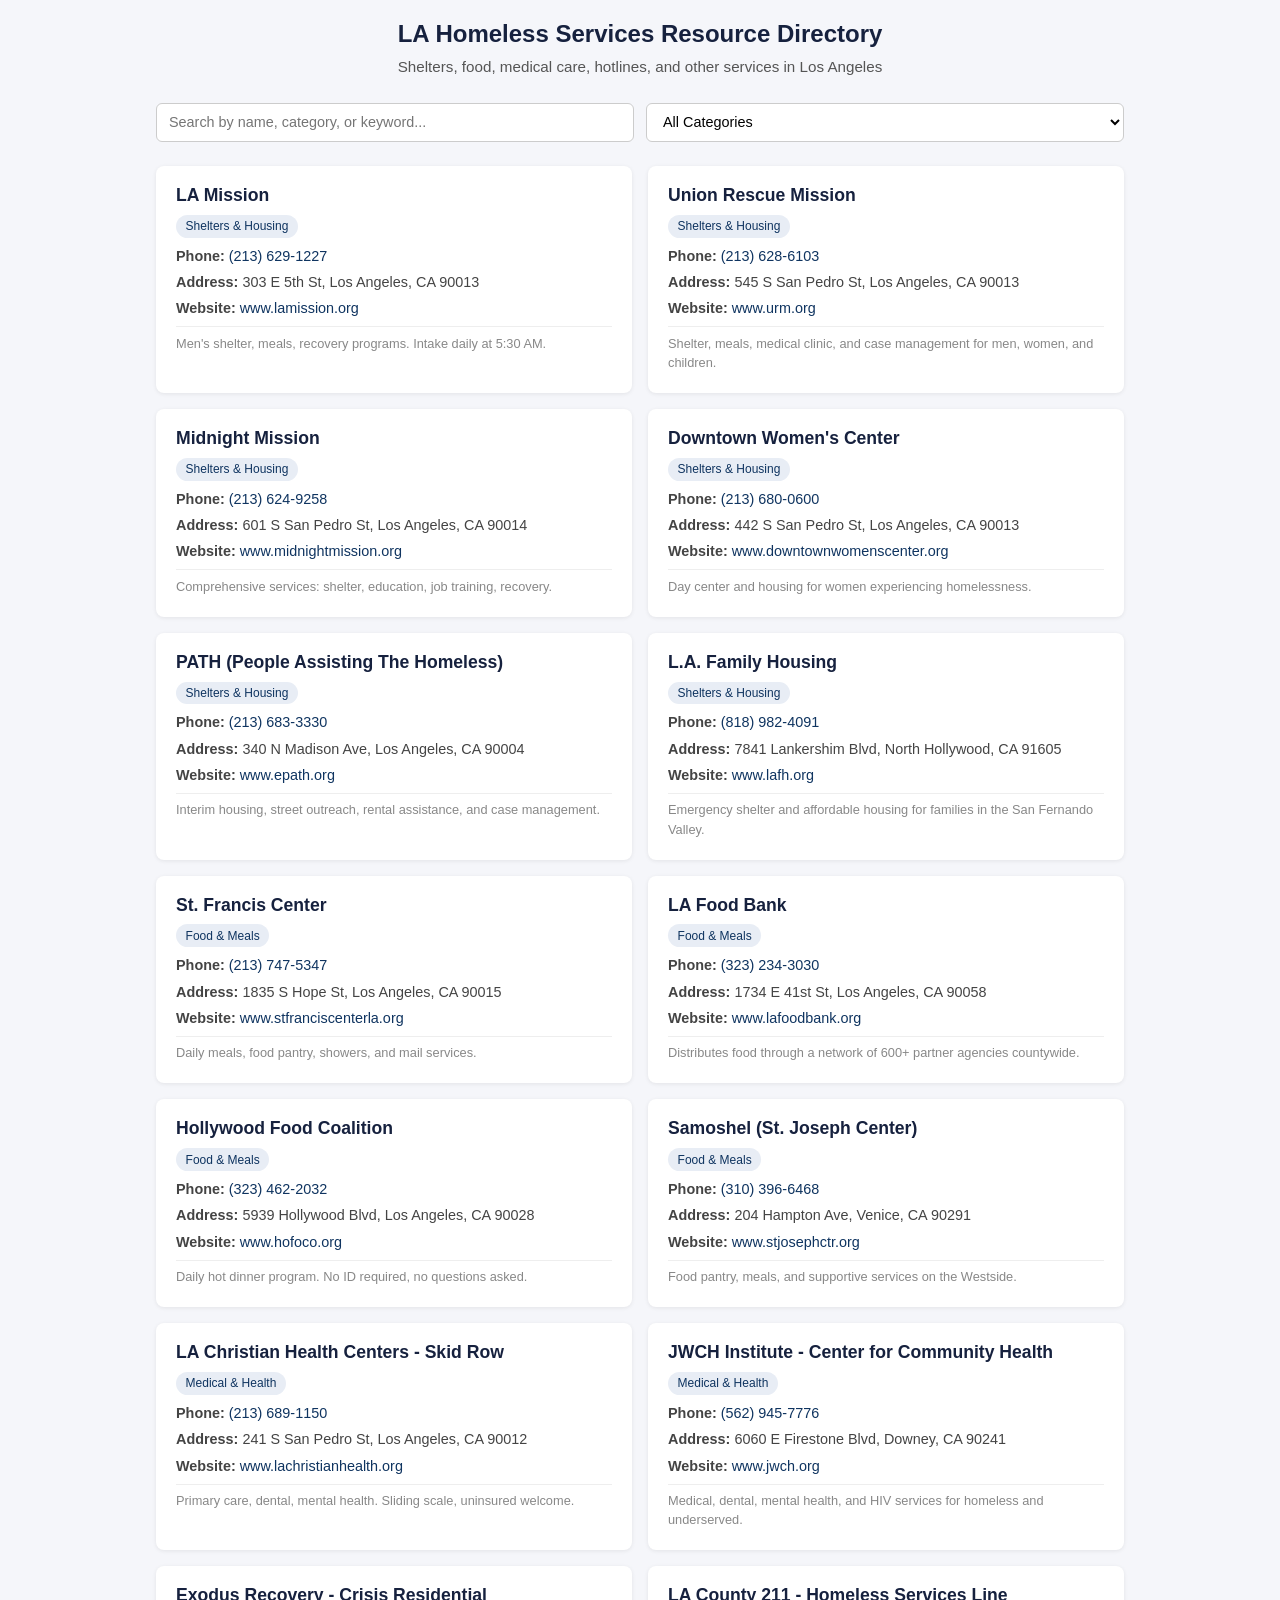
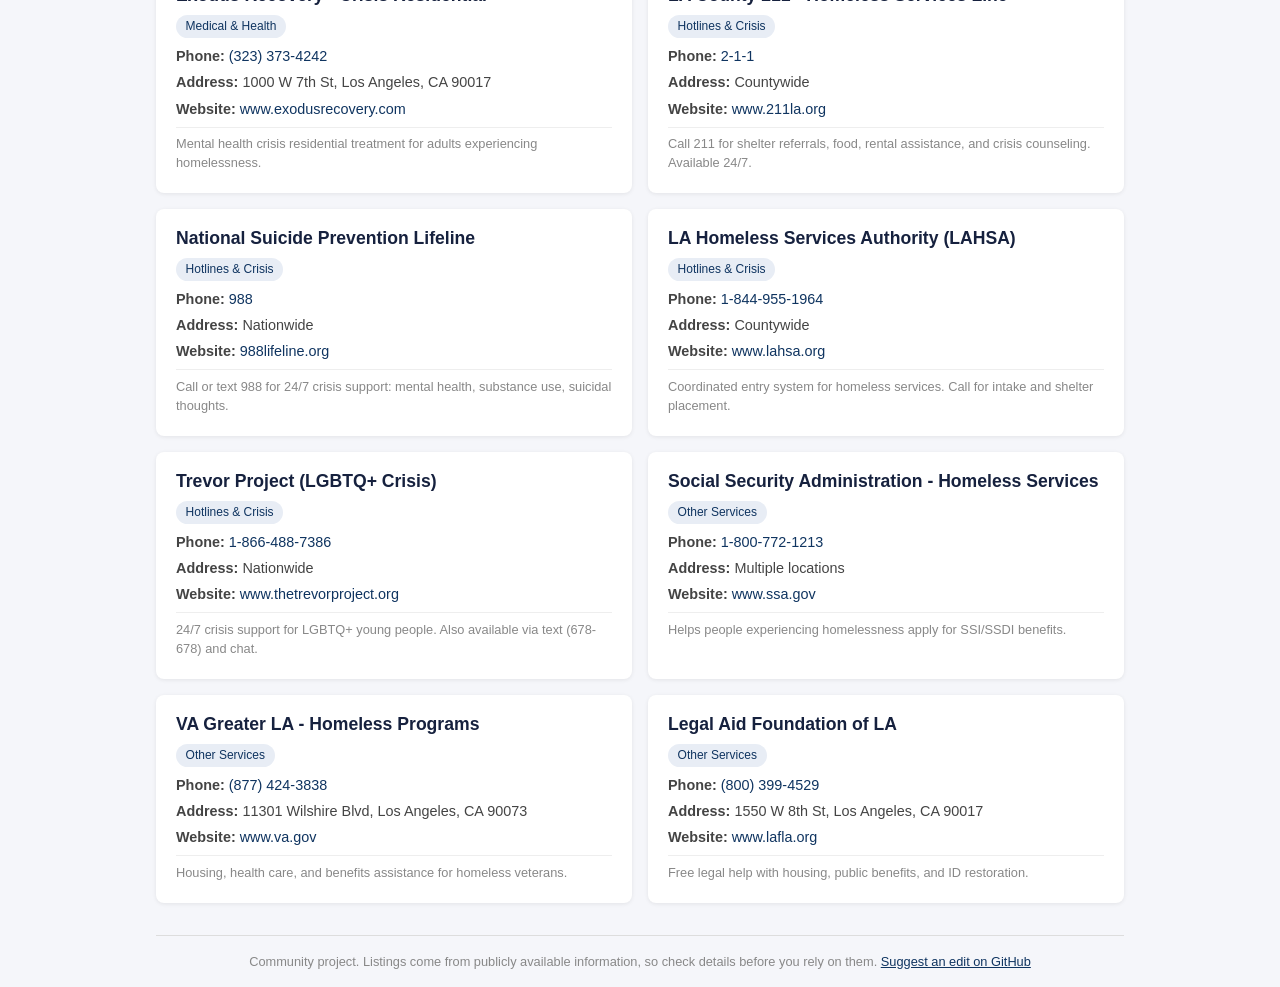
<file: 03-website/index.html>
<!DOCTYPE html>
<html lang="en">
<head>
    <meta charset="UTF-8" />
    <meta name="viewport" content="width=device-width, initial-scale=1.0" />
    <title>LA Homeless Services Resource Directory</title>
    <link rel="stylesheet" href="styles.css" />
</head>
<body>
    <header class="site-header">
        <h1>LA Homeless Services Resource Directory</h1>
        <p class="subtitle">Shelters, food, medical care, hotlines, and other services in Los Angeles</p>
    </header>

    <nav class="filter-bar" aria-label="Filter resources">
        <label for="searchInput" class="visually-hidden">Search resources</label>
        <input
            id="searchInput"
            type="text"
            placeholder="Search by name, category, or keyword..."
            aria-describedby="searchHelp"
        />
        <span id="searchHelp" class="visually-hidden">Type to filter the list of resources below</span>

        <label for="categoryFilter" class="visually-hidden">Filter by category</label>
        <select id="categoryFilter">
            <option value="all">All Categories</option>
            <option value="shelter">Shelters & Housing</option>
            <option value="food">Food & Meals</option>
            <option value="medical">Medical & Health</option>
            <option value="hotline">Hotlines & Crisis</option>
            <option value="services">Other Services</option>
        </select>
    </nav>

    <main id="resourceList" class="resource-grid">
        <p class="loading">Loading resources...</p>
    </main>

    <footer class="site-footer">
        <p>
            Community project. Listings come from publicly available information,
            so check details before you rely on them.
            <a href="https://github.com">Suggest an edit on GitHub</a>
        </p>
    </footer>

    <script src="app.js"></script>
</body>
</html>
</file>
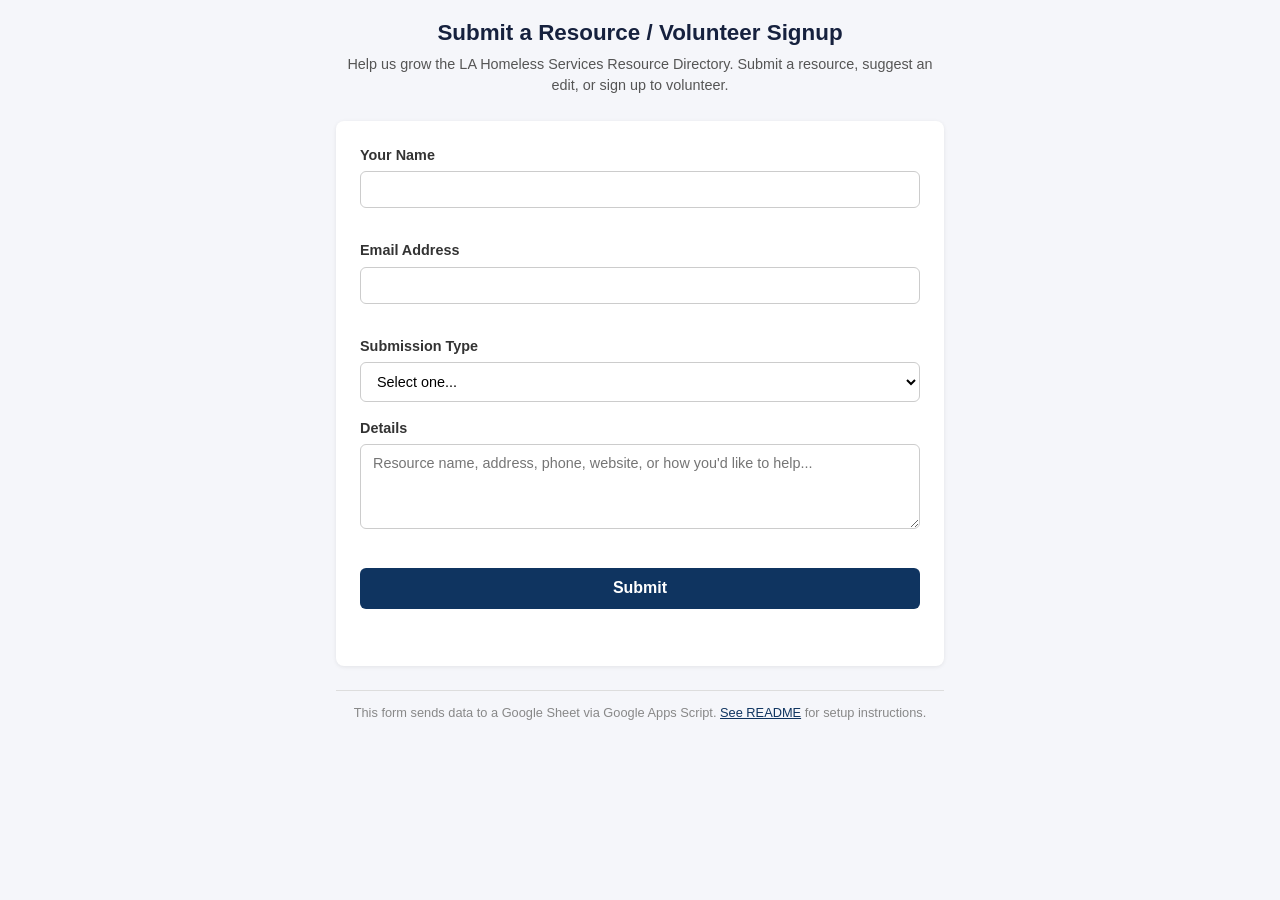
<file: 04-form-to-sheet/index.html>
<!DOCTYPE html>
<html lang="en">
<head>
    <meta charset="UTF-8" />
    <meta name="viewport" content="width=device-width, initial-scale=1.0" />
    <title>Submit a Resource - LA Homeless Services</title>
    <link rel="stylesheet" href="styles.css" />
</head>
<body>
    <header class="page-header">
        <h1>Submit a Resource / Volunteer Signup</h1>
        <p class="subtitle">Help us grow the LA Homeless Services Resource Directory. Submit a resource, suggest an edit, or sign up to volunteer.</p>
    </header>

    <main>
        <form id="submitForm" class="submit-form" novalidate>
            <div class="form-group">
                <label for="name">Your Name</label>
                <input type="text" id="name" name="name" required autocomplete="name" />
                <span class="error-message" id="nameError"></span>
            </div>

            <div class="form-group">
                <label for="email">Email Address</label>
                <input type="email" id="email" name="email" required autocomplete="email" />
                <span class="error-message" id="emailError"></span>
            </div>

            <div class="form-group">
                <label for="type">Submission Type</label>
                <select id="type" name="type" required>
                    <option value="">Select one...</option>
                    <option value="new-resource">New Resource Suggestion</option>
                    <option value="edit">Edit to Existing Resource</option>
                    <option value="volunteer">Volunteer Signup</option>
                    <option value="other">Other</option>
                </select>
            </div>

            <div class="form-group">
                <label for="notes">Details</label>
                <textarea id="notes" name="notes" rows="4" placeholder="Resource name, address, phone, website, or how you'd like to help..." required></textarea>
                <span class="error-message" id="notesError"></span>
            </div>

            <button type="submit" id="submitBtn">Submit</button>
            <p id="formStatus" class="form-status" aria-live="polite"></p>
        </form>
    </main>

    <footer class="page-footer">
        <p>
            This form sends data to a Google Sheet via Google Apps Script.
            <a href="README.md">See README</a> for setup instructions.
        </p>
    </footer>

    <script src="app.js"></script>
</body>
</html>
</file>
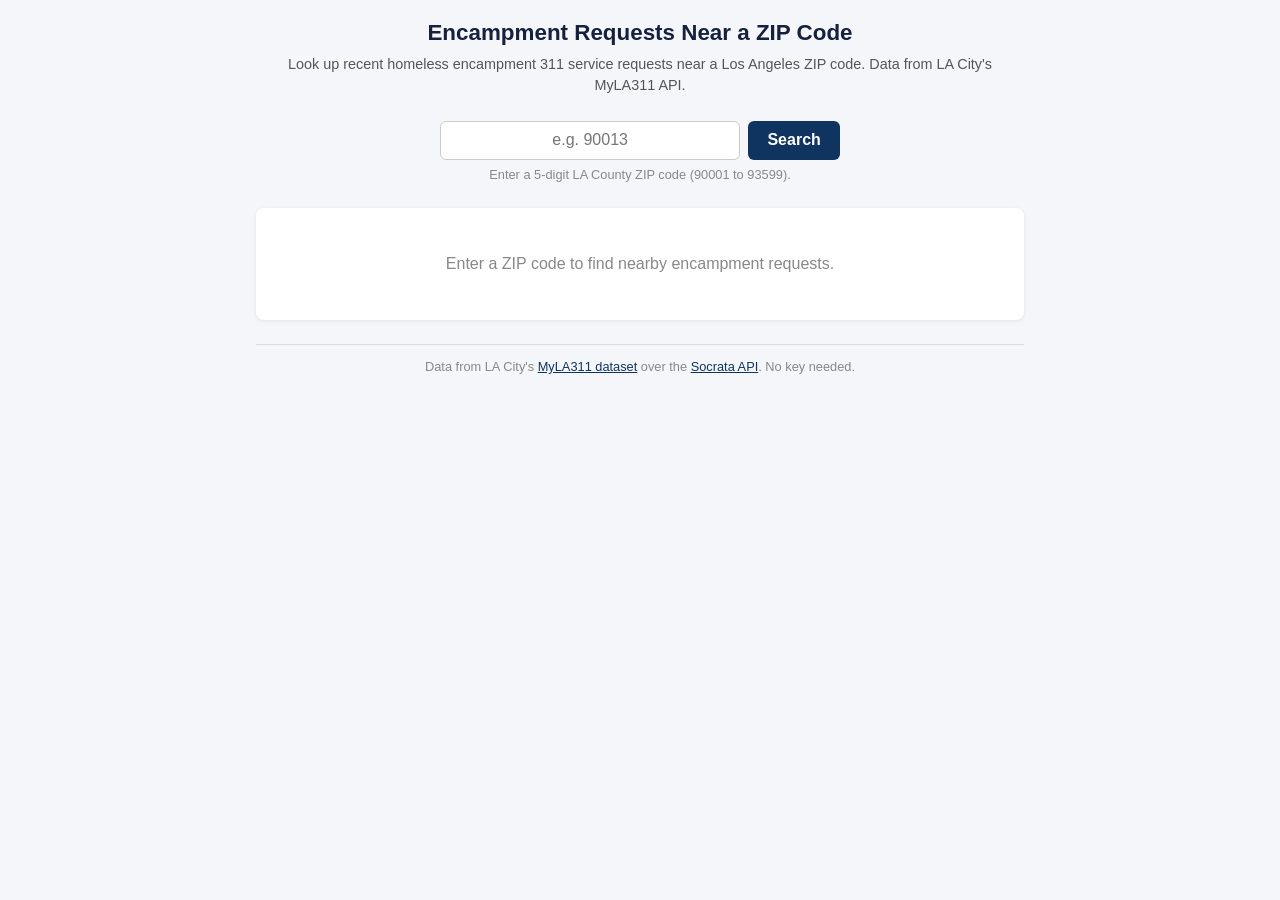
<file: 05-api-app/index.html>
<!DOCTYPE html>
<html lang="en">
<head>
    <meta charset="UTF-8" />
    <meta name="viewport" content="width=device-width, initial-scale=1.0" />
    <title>Encampment Requests Near a ZIP - LA 311 Lookup</title>
    <link rel="stylesheet" href="styles.css" />
</head>
<body>
    <header class="page-header">
        <h1>Encampment Requests Near a ZIP Code</h1>
        <p class="subtitle">Look up recent homeless encampment 311 service requests near a Los Angeles ZIP code. Data from LA City's MyLA311 API.</p>
    </header>

    <main>
        <form id="searchForm" class="search-form">
            <label for="zipInput" class="visually-hidden">Enter a Los Angeles ZIP code</label>
            <input
                id="zipInput"
                type="text"
                inputmode="numeric"
                pattern="[0-9]{5}"
                maxlength="5"
                placeholder="e.g. 90013"
                required
                aria-describedby="zipHelp"
            />
            <button type="submit" id="searchBtn">Search</button>
        </form>
        <p id="zipHelp" class="help-text">Enter a 5-digit LA County ZIP code (90001 to 93599).</p>

        <div id="results" aria-live="polite">
            <p class="initial-message">Enter a ZIP code to find nearby encampment requests.</p>
        </div>
    </main>

    <footer class="page-footer">
        <p>
            Data from LA City's <a href="https://data.lacity.org/resource/2cy6-i7zn.json" target="_blank" rel="noopener">MyLA311 dataset</a>
            over the <a href="https://dev.socrata.com/" target="_blank" rel="noopener">Socrata API</a>. No key needed.
        </p>
    </footer>

    <script src="app.js"></script>
</body>
</html>
</file>
<file: 03-website/styles.css>
/* reset & base */
*, *::before, *::after {
    box-sizing: border-box;
    margin: 0;
    padding: 0;
}

body {
    font-family: -apple-system, BlinkMacSystemFont, "Segoe UI", Roboto, Helvetica, Arial, sans-serif;
    font-size: 16px;
    line-height: 1.5;
    color: #1a1a2e;
    background: #f5f6fa;
    padding: 1rem;
    max-width: 1000px;
    margin: 0 auto;
}

/* accessibility */
.visually-hidden {
    position: absolute;
    width: 1px;
    height: 1px;
    overflow: hidden;
    clip: rect(0, 0, 0, 0);
    white-space: nowrap;
}

/* header */
.site-header {
    text-align: center;
    margin-bottom: 1.5rem;
}

.site-header h1 {
    font-size: 1.5rem;
    font-weight: 700;
    color: #16213e;
}

.site-header .subtitle {
    color: #555;
    font-size: 0.95rem;
    margin-top: 0.25rem;
}

/* filter bar */
.filter-bar {
    display: flex;
    gap: 0.75rem;
    margin-bottom: 1.5rem;
    flex-wrap: wrap;
}

.filter-bar input,
.filter-bar select {
    flex: 1 1 200px;
    padding: 0.6rem 0.75rem;
    border: 1px solid #ccc;
    border-radius: 6px;
    font-size: 0.9rem;
    font-family: inherit;
    background: #fff;
}

.filter-bar input:focus,
.filter-bar select:focus {
    outline: 2px solid #0f3460;
    outline-offset: 2px;
}

/* resource cards grid */
.resource-grid {
    display: grid;
    gap: 1rem;
}

.resource-card {
    background: #fff;
    border-radius: 8px;
    padding: 1rem 1.25rem;
    box-shadow: 0 1px 4px rgba(0, 0, 0, 0.08);
}

.resource-card h2 {
    font-size: 1.1rem;
    font-weight: 600;
    color: #16213e;
    margin-bottom: 0.3rem;
}

.resource-card .category-badge {
    display: inline-block;
    font-size: 0.75rem;
    font-weight: 500;
    color: #0f3460;
    background: #e8edf5;
    padding: 0.15rem 0.6rem;
    border-radius: 12px;
    margin-bottom: 0.5rem;
}

.resource-card p {
    font-size: 0.9rem;
    color: #444;
    margin-bottom: 0.3rem;
}

.resource-card a {
    color: #0f3460;
    text-decoration: none;
}

.resource-card a:hover {
    text-decoration: underline;
}

.resource-card .notes {
    font-size: 0.8rem;
    color: #888;
    margin-top: 0.4rem;
    border-top: 1px solid #eee;
    padding-top: 0.4rem;
}

/* empty state */
.empty-state, .loading {
    text-align: center;
    padding: 2rem;
    color: #888;
}

/* footer */
.site-footer {
    text-align: center;
    font-size: 0.8rem;
    color: #888;
    margin-top: 2rem;
    padding-top: 1rem;
    border-top: 1px solid #ddd;
}

.site-footer a {
    color: #0f3460;
}

.footer-small {
    font-size: 0.7rem;
    margin-top: 0.3rem;
}

/* responsive */
@media (min-width: 600px) {
    .resource-grid {
        grid-template-columns: 1fr 1fr;
    }
}
</file>
<file: 04-form-to-sheet/styles.css>
/* reset & base */
*, *::before, *::after {
    box-sizing: border-box;
    margin: 0;
    padding: 0;
}

body {
    font-family: -apple-system, BlinkMacSystemFont, "Segoe UI", Roboto, Helvetica, Arial, sans-serif;
    font-size: 16px;
    line-height: 1.5;
    color: #1a1a2e;
    background: #f5f6fa;
    padding: 1rem;
    max-width: 640px;
    margin: 0 auto;
}

/* header */
.page-header {
    text-align: center;
    margin-bottom: 1.5rem;
}

.page-header h1 {
    font-size: 1.4rem;
    font-weight: 700;
    color: #16213e;
}

.page-header .subtitle {
    color: #555;
    font-size: 0.9rem;
    margin-top: 0.25rem;
}

/* form */
.submit-form {
    background: #fff;
    border-radius: 8px;
    padding: 1.5rem;
    box-shadow: 0 1px 4px rgba(0, 0, 0, 0.08);
}

.form-group {
    margin-bottom: 1rem;
}

.form-group label {
    display: block;
    font-size: 0.9rem;
    font-weight: 600;
    color: #333;
    margin-bottom: 0.3rem;
}

.form-group input,
.form-group select,
.form-group textarea {
    width: 100%;
    padding: 0.6rem 0.75rem;
    border: 1px solid #ccc;
    border-radius: 6px;
    font-size: 0.9rem;
    font-family: inherit;
    background: #fff;
}

.form-group input:focus,
.form-group select:focus,
.form-group textarea:focus {
    outline: 2px solid #0f3460;
    outline-offset: 2px;
}

.form-group textarea {
    resize: vertical;
    min-height: 80px;
}

.error-message {
    display: block;
    font-size: 0.8rem;
    color: #d32f2f;
    margin-top: 0.2rem;
    min-height: 1em;
}

/* submit button */
button[type="submit"] {
    width: 100%;
    padding: 0.7rem;
    background: #0f3460;
    color: #fff;
    font-size: 1rem;
    font-weight: 600;
    border: none;
    border-radius: 6px;
    cursor: pointer;
    transition: background 0.15s;
}

button[type="submit"]:hover {
    background: #16213e;
}

button[type="submit"]:disabled {
    background: #999;
    cursor: not-allowed;
}

/* status message */
.form-status {
    text-align: center;
    margin-top: 0.75rem;
    font-size: 0.9rem;
    min-height: 1.5em;
}

.form-status.success {
    color: #2e7d32;
}

.form-status.error {
    color: #d32f2f;
}

/* footer */
.page-footer {
    text-align: center;
    font-size: 0.8rem;
    color: #888;
    margin-top: 1.5rem;
    padding-top: 0.75rem;
    border-top: 1px solid #ddd;
}

.page-footer a {
    color: #0f3460;
}
</file>
<file: 05-api-app/styles.css>
/* reset & base */
*, *::before, *::after {
    box-sizing: border-box;
    margin: 0;
    padding: 0;
}

body {
    font-family: -apple-system, BlinkMacSystemFont, "Segoe UI", Roboto, Helvetica, Arial, sans-serif;
    font-size: 16px;
    line-height: 1.5;
    color: #1a1a2e;
    background: #f5f6fa;
    padding: 1rem;
    max-width: 800px;
    margin: 0 auto;
}

/* accessibility */
.visually-hidden {
    position: absolute;
    width: 1px;
    height: 1px;
    overflow: hidden;
    clip: rect(0, 0, 0, 0);
    white-space: nowrap;
}

/* header */
.page-header {
    text-align: center;
    margin-bottom: 1.5rem;
}

.page-header h1 {
    font-size: 1.4rem;
    font-weight: 700;
    color: #16213e;
}

.page-header .subtitle {
    color: #555;
    font-size: 0.9rem;
    margin-top: 0.25rem;
}

/* search form */
.search-form {
    display: flex;
    gap: 0.5rem;
    max-width: 400px;
    margin: 0 auto 0.3rem;
}

.search-form input {
    flex: 1;
    padding: 0.6rem 0.75rem;
    border: 1px solid #ccc;
    border-radius: 6px;
    font-size: 1rem;
    font-family: inherit;
    text-align: center;
    letter-spacing: 0.1em;
}

.search-form input:focus {
    outline: 2px solid #0f3460;
    outline-offset: 2px;
}

.search-form input::placeholder {
    letter-spacing: normal;
}

.search-form button {
    padding: 0.6rem 1.2rem;
    background: #0f3460;
    color: #fff;
    font-size: 1rem;
    font-weight: 600;
    border: none;
    border-radius: 6px;
    cursor: pointer;
    white-space: nowrap;
}

.search-form button:hover {
    background: #16213e;
}

.search-form button:disabled {
    background: #999;
    cursor: not-allowed;
}

.help-text {
    text-align: center;
    font-size: 0.8rem;
    color: #888;
    margin-bottom: 1.5rem;
}

/* results */
#results {
    background: #fff;
    border-radius: 8px;
    padding: 1.25rem;
    box-shadow: 0 1px 4px rgba(0, 0, 0, 0.08);
    min-height: 100px;
}

.initial-message, .loading, .empty-state, .error-state {
    text-align: center;
    padding: 1.5rem;
    color: #888;
}

.error-state {
    color: #d32f2f;
}

.result-count {
    font-size: 0.85rem;
    color: #555;
    margin-bottom: 0.75rem;
}

/* result cards */
.result-card {
    padding: 0.75rem 0;
    border-bottom: 1px solid #eee;
}

.result-card:last-child {
    border-bottom: none;
}

.result-card .card-title {
    font-weight: 600;
    color: #16213e;
    margin-bottom: 0.2rem;
}

.result-card .card-meta {
    font-size: 0.85rem;
    color: #555;
}

.result-card .card-meta span {
    display: inline-block;
    margin-right: 1rem;
}

.result-card .card-address {
    font-size: 0.85rem;
    color: #888;
    margin-top: 0.15rem;
}

/* footer */
.page-footer {
    text-align: center;
    font-size: 0.8rem;
    color: #888;
    margin-top: 1.5rem;
    padding-top: 0.75rem;
    border-top: 1px solid #ddd;
}

.page-footer a {
    color: #0f3460;
}
</file>
